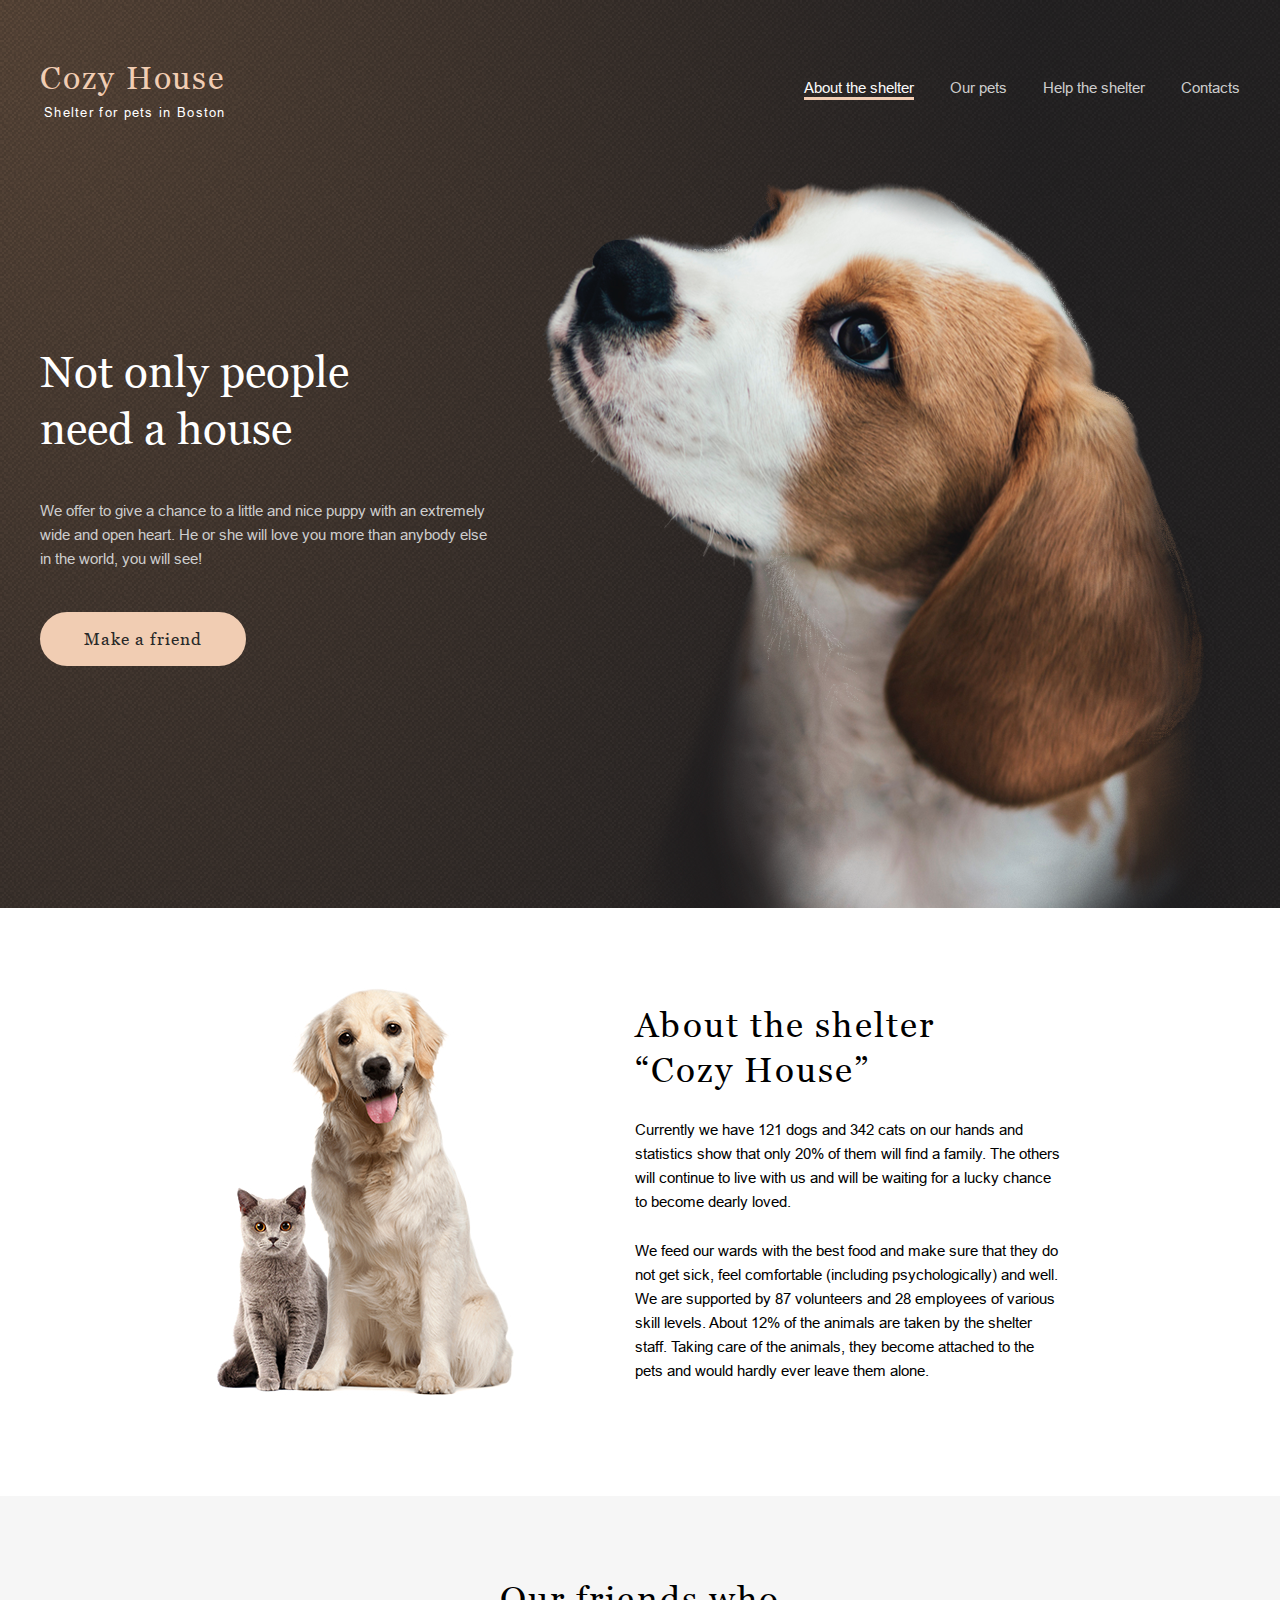
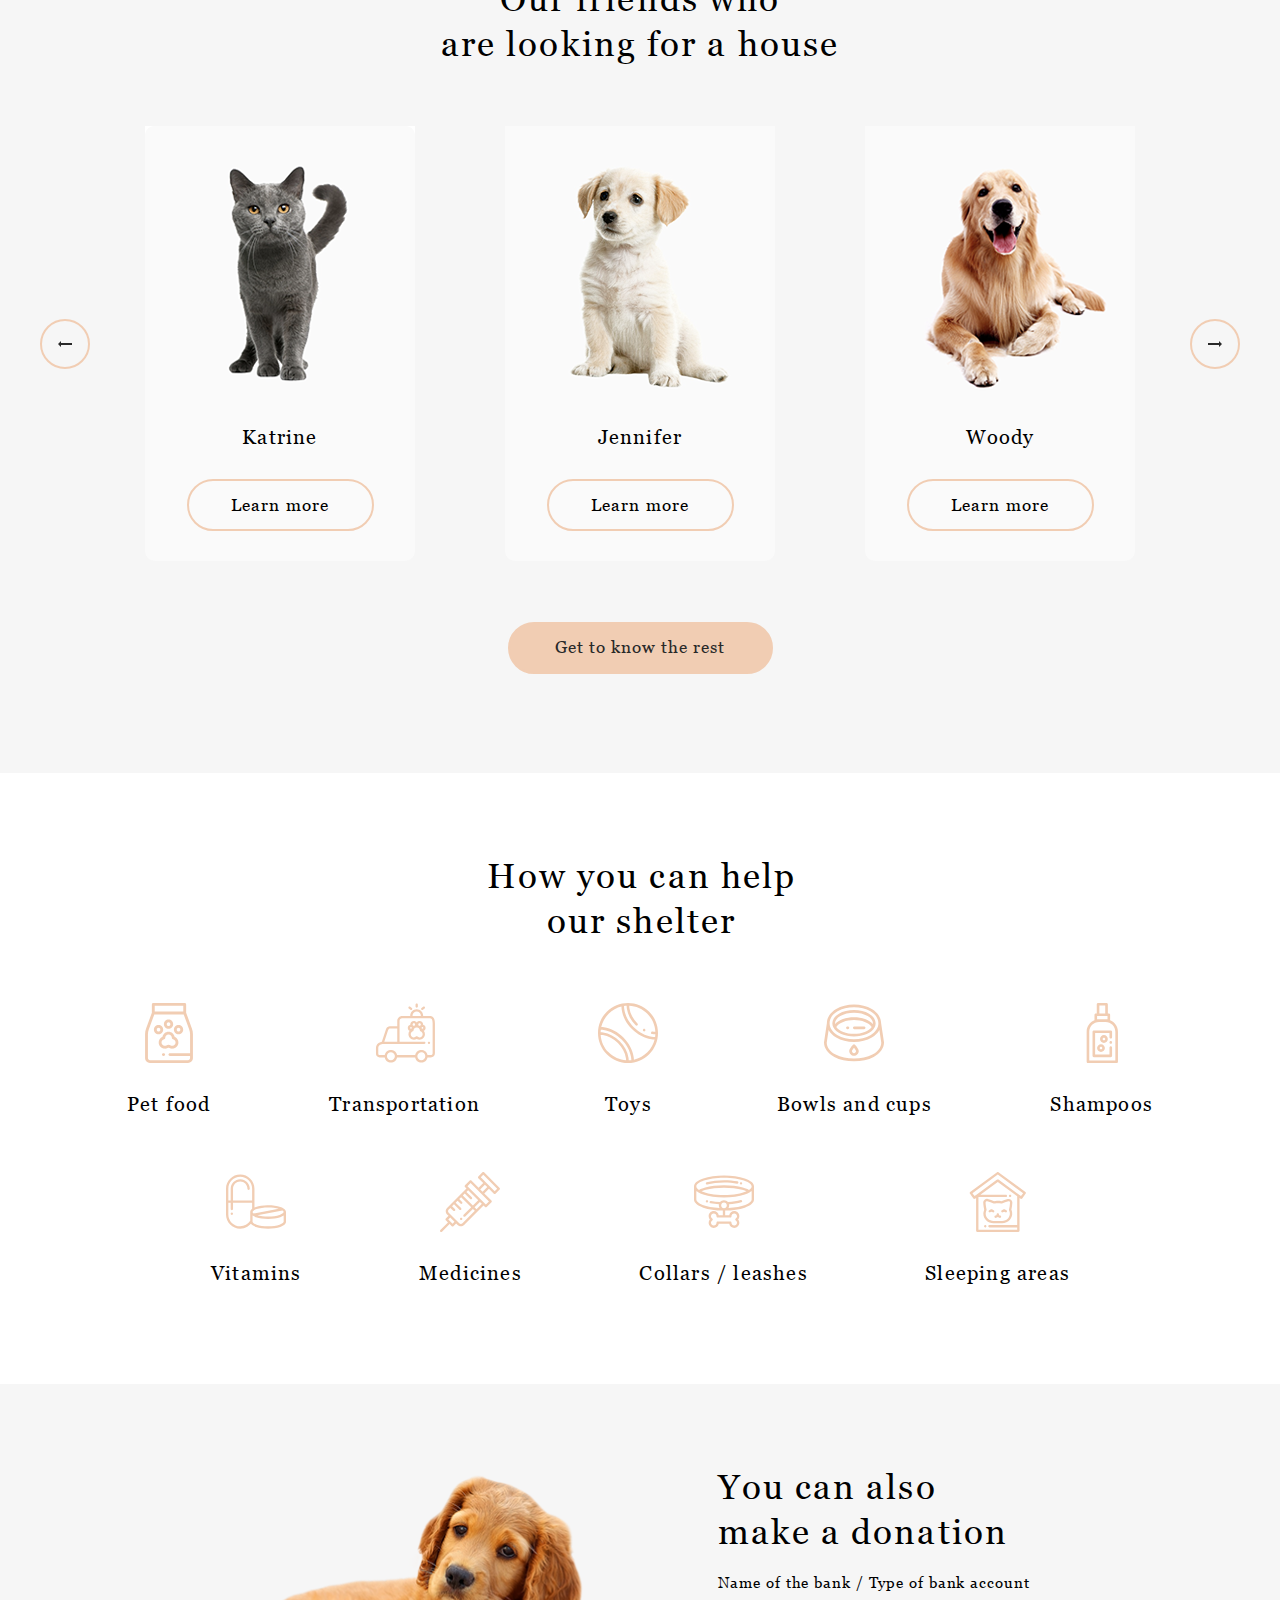
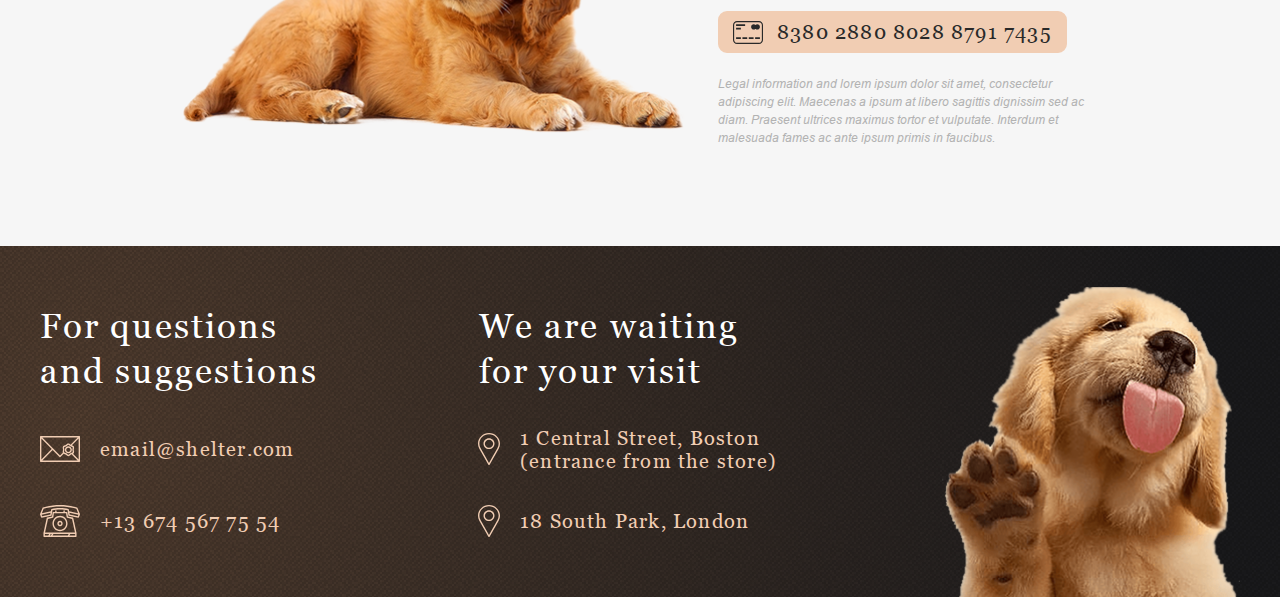
<file: shelter/pages/main/index.html>
<!DOCTYPE html>
<html lang="en">
<head>
  <meta charset="UTF-8">
  <meta http-equiv="X-UA-Compatible" content="IE=edge">
  <meta name="viewport" content="width=device-width, initial-scale=1.0">
  <link rel="stylesheet" href="normalize.css">
  <link rel="stylesheet" href="style.css">
  <title>Shelter</title>
</head>
<body>
  <section class="section section-nonly">
    <header class="main-header container">
      <div class="header-container">
        <a href="index.html" class="logo">
          <h1 class="title main-title">Cozy House</h1>
          <p class="main-subtitle">Shelter for pets in Boston</p>
        </a>
        <nav class="nav">
          <div class="nav-background"></div>
          <ul class="main-nav">
            <a href="index.html" class="logo-burger">
              <h1 class="logo-burger__title">Cozy House</h1>
              <p class="logo-burger__subtitle">Shelter for pets in Boston</p>
            </a>
            <li class="main-nav__item">
              <a class="item item-active" href="index.html">About the shelter</a>
            </li>
            <li class="main-nav__item">
              <a class="item" href="../pets/index.html">Our pets</a>
            </li>
            <li class="main-nav__item">
              <a class="item" href="#help">Help the shelter</a>
            </li>
            <li class="main-nav__item">
              <a class="item" href="#contatcs">Contacts</a>
            </li>
          </ul>
        </nav>
        <button class="nav-toggle" type="button" id="button">
          <span class="nav-toggle__item">Menu</span>
        </button>
      </div>
    </header>
    <div class="container">
      <div class="nonly-wrapper">
        <div class="nonly-left">
          <h2 class="title-nonly">Not only people need a house</h2>
          <p class="title-nonly__info">We offer to give a chance to a little and nice puppy with an extremely wide and open heart.
            He or she will love you more than anybody else in the world, you will see!</p>
          <a href="#our" class="btn">Make a friend</a>
        </div>
        <img class="puppy" src="../../assets/images/puppy.png" alt="Puppy">
      </div>
    </div>
  </section>
  <section class="section section-about">
    <div class="container about">
      <div class="about-container">
        <div class="about-container__left">
          <img src="../../assets/images/about-pets.jpg" alt="">
        </div>
        <div class="about-container__right">
          <h3 class="title">About the shelter &#8220;Cozy House&#8221;</h3>
          <p class="about-info">Currently we have 121 dogs and 342 cats on our hands and statistics show that only 20% of them will find a family.
            The others will continue to live with us and will be waiting for a lucky chance to become dearly loved.</p>
          <p class="about-info2">We feed our wards with the best food and make sure that they do not get sick, feel comfortable (including psychologically) and well.
            We are supported by 87 volunteers and 28 employees of various skill levels.
            About 12% of the animals are taken by the shelter staff.
            Taking care of the animals, they become attached to the pets and would hardly ever leave them alone.</p>
        </div>
      </div>
    </div>
  </section>
  <section class="section section-friends" id="our">
    <div class="container friends">
      <div class="friends-container">
        <h3 class="title title-our">Our friends who <br>are looking for a house</h3>
        <div class="slider">
            <div class="slider-wrapper">
            </div>
        </div>
        <div class="slider-controls">
          <button class="slider-btn slider-btn__left prev"></button>
          <button class="slider-btn slider-btn__right swiper-button-next"></button>
        </div>
        <a href="../pets/index.html" class="slider-rest btn">Get to know the rest</a>
      </div>
    </div>
  </section>
  <section class="section section-help" id="help">
    <div class="container">
      <h3 class="title title-help">How you can help<br>our shelter</h3>
      <div class="help-content">
        <div class="help-content__item">
          <img class="help-ico" src="../../assets/icons/pet-food.svg" alt="">
          <p class="item-name">Pet food</p>
        </div>
        <div class="help-content__item">
          <img class="help-ico" src="../../assets/icons/transportation.svg" alt="">
          <p class="item-name">Transportation</p>
        </div>
        <div class="help-content__item">
          <img class="help-ico" src="../../assets/icons/toys.svg" alt="">
          <p class="item-name">Toys</p>
        </div>
        <div class="help-content__item">
          <img class="help-ico" src="../../assets/icons/bowls-and-cups.svg" alt="">
          <p class="item-name">Bowls and cups</p>
        </div>
        <div class="help-content__item">
          <img class="help-ico" src="../../assets/icons/shampoos.svg" alt="">
          <p class="item-name">Shampoos</p>
        </div>
        <div class="help-content__item">
          <img class="help-ico" src="../../assets/icons/vitamins.svg" alt="">
          <p class="item-name">Vitamins</p>
        </div>
        <div class="help-content__item">
          <img class="help-ico" src="../../assets/icons/medicines.svg" alt="">
          <p class="item-name">Medicines</p>
        </div>
        <div class="help-content__item">
          <img class="help-ico" src="../../assets/icons/collars-or-leashes.svg" alt="">
          <p class="item-name">Collars / leashes</p>
        </div>
        <div class="help-content__item">
          <img class="help-ico" src="../../assets/icons/sleeping-area.svg" alt="">
          <p class="item-name">Sleeping areas</p>
        </div>
        </div>
      </div>
  </section>
  <section class="section section-donation">
    <div class="container donation">
      <div class="donation-wrapper">
        <img src="../../assets/images/donation-dog.png" alt="" class="donation-left">
        <div class="donation-right">
          <h3 class="title title-donation">You can also<br>make a donation</h3>
          <p class="bank-name">Name of the bank / Type of bank account</p>
          <a href="#" class="btn">8380 2880 8028 8791 7435</a>
          <p class="description">Legal information and lorem ipsum dolor sit amet, consectetur adipiscing elit.
            Maecenas a ipsum at libero sagittis dignissim sed ac diam.
            Praesent ultrices maximus tortor et vulputate. Interdum et malesuada fames ac ante ipsum primis in faucibus.
          </p>
        </div>
      </div>
    </div>
  </section>
  <footer class="footer" id="contatcs">
    <div class="container">
      <div class="contacts-info">
        <h3 class=" title footer-title">For questions and suggestions</h3>
        <a href="mailto:email@shelter.com" class="email">email@shelter.com</a>
        <a href="tel:+136745677554" class="phone">+13 674 567 75 54</a>
      </div>
      <div class="adress-info">
        <h3 class="title footer-title footer-title__adress">We are waiting for your visit</h3>
        <a href="https://www.google.ru/maps/place/1+Central+St,+Boston,+MA+02109,+%D0%A1%D0%A8%D0%90/@42.3585519,-71.056915,17z/data=!3m1!4b1!4m5!3m4!1s0x89e370868bc2ce7b:0x82fa7db94f5fea9e!8m2!3d42.3585519!4d-71.0547263" class="adress" target="_blank">1 Central Street, Boston (entrance from the store)</a>
        <a href="https://www.google.ru/maps/place/18+S+Hill+Park,+London+NW3+2SB,+%D0%92%D0%B5%D0%BB%D0%B8%D0%BA%D0%BE%D0%B1%D1%80%D0%B8%D1%82%D0%B0%D0%BD%D0%B8%D1%8F/@51.5561425,-0.1675393,17z/data=!3m1!4b1!4m5!3m4!1s0x48761a8ab0584f71:0xb1d22780124a7ee8!8m2!3d51.5561425!4d-0.1653506" class="adress adress2" target="_blank">18 South Park, London</a>
      </div>
      <img src="../../assets/images/footer-puppy.png" alt="">
    </div>
  </footer>
  <div class="modal" id="modal">
    <div class="modal-container">
    </div>
  </div>
<script src="main.js"></script>
</body>
</html>
</file>
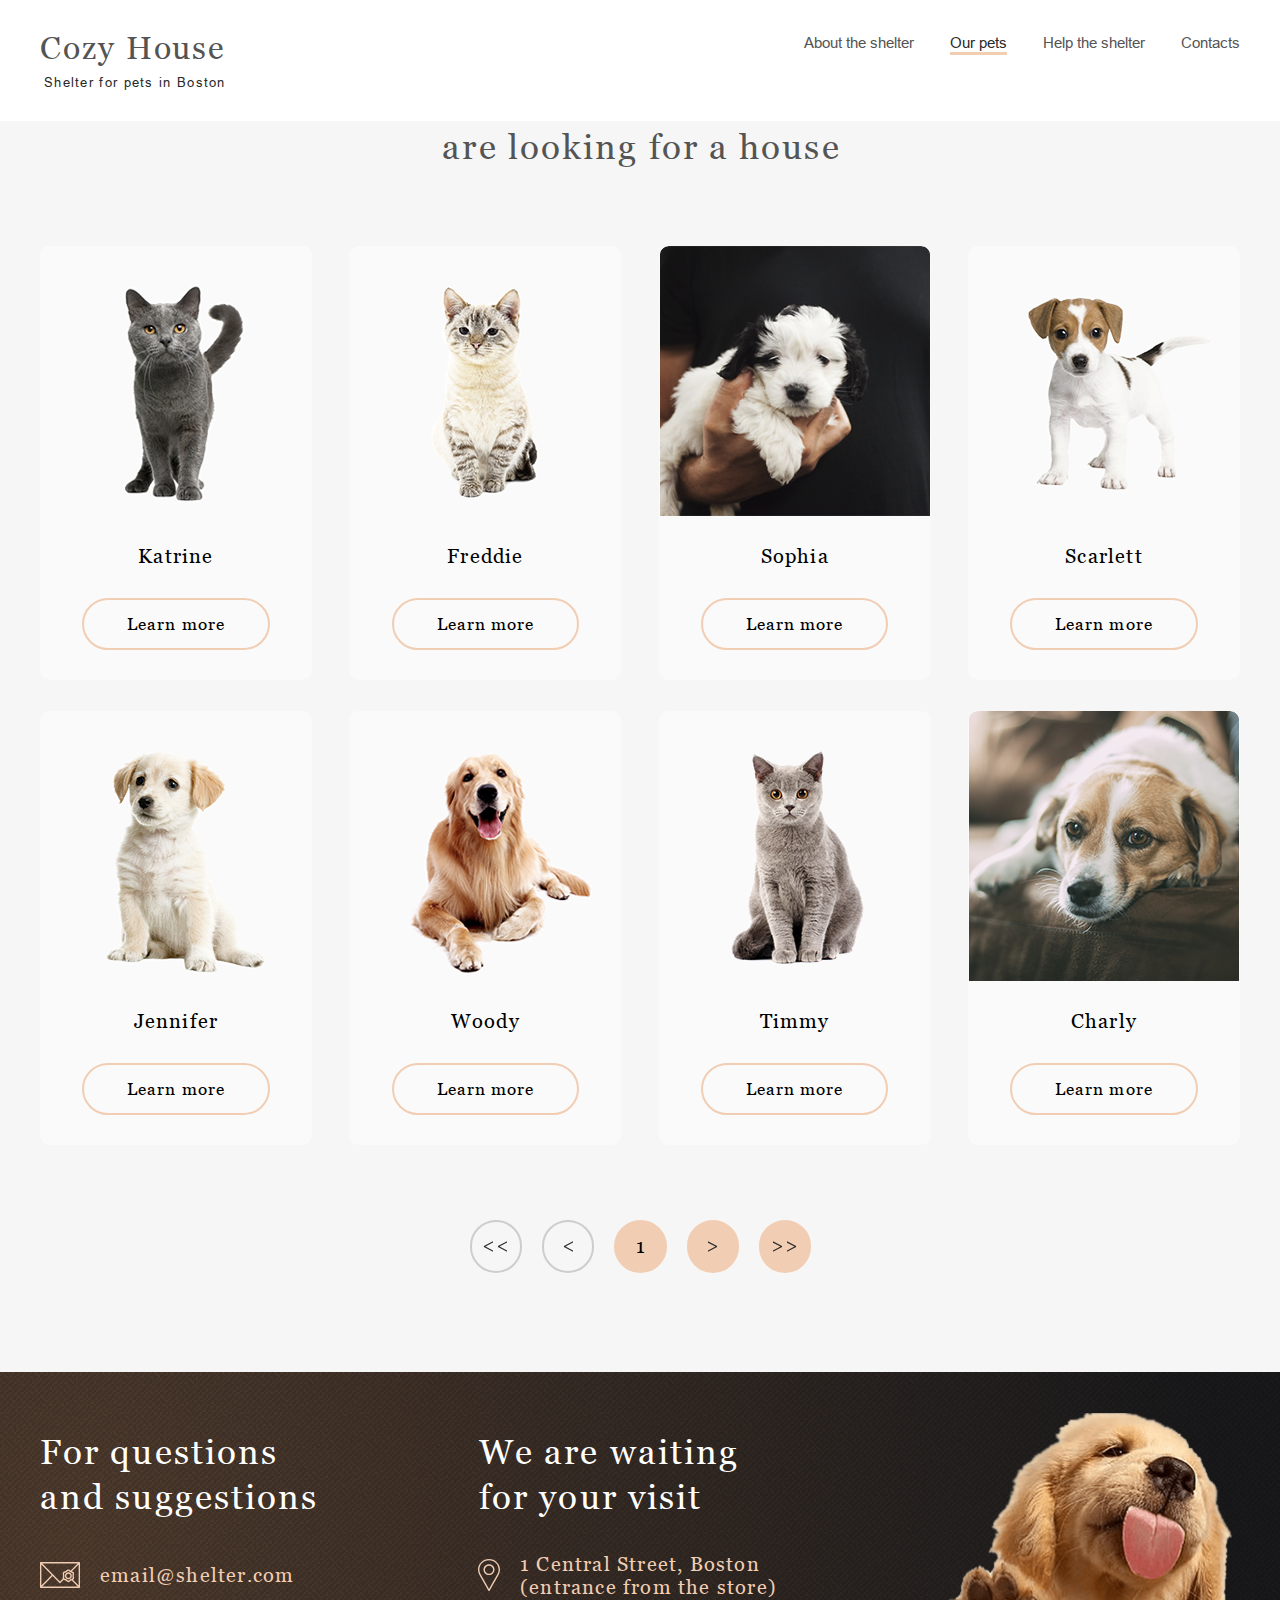
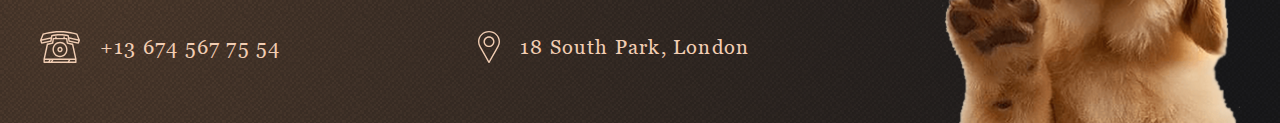
<file: shelter/pages/pets/index.html>
<!DOCTYPE html>
<html lang="en">
<head>
  <meta charset="UTF-8">
  <meta http-equiv="X-UA-Compatible" content="IE=edge">
  <meta name="viewport" content="width=device-width, initial-scale=1.0">
  <link rel="stylesheet" href="normalize.css">
  <link rel="stylesheet" href="style.css">
  <title>Shelter</title>
</head>
<body>
  <div class="content">
    <header class="pets-header">
      <div class="container">
        <a href="../main/index.html" class="logo">
          <h1 class="title title-pets">Cozy House</h1>
          <p class="pets-subtitle">Shelter for pets in Boston</p>
        </a>
        <nav class="nav">
          <div class="nav-background"></div>
          <ul class="pets-nav">
            <a href="../main/index.html" class="logo-burger">
              <h1 class="logo-burger__title">Cozy House</h1>
              <p class="logo-burger__subtitle">Shelter for pets in Boston</p>
            </a>
            <li class="pets-nav__item">
              <a class="item " href="../main/index.html">About the shelter</a>
            </li>
            <li class="pets-nav__item">
              <a class="item item-active" href="index.html">Our pets</a>
            </li>
            <li class="pets-nav__item">
              <a class="item" href="../main/index.html#help">Help the shelter</a>
            </li>
            <li class="pets-nav__item">
              <a class="item" href="#contatcs">Contacts</a>
            </li>
          </ul>
        </nav>
        <button class="nav-toggle" type="button" id="button">
          <span class="nav-toggle__item">Menu</span>
        </button>
      </div>
    </header>
    <main class="main-pets">
      <div class="container">
        <h2 class="title title-friends">Our friends who <br>are looking for a house</h2>
        <div class="slider">
        </div>
        <div class="slider-controls">
          <button class="slider-btn slider-btn__left"></button>
          <button class="slider-btn slider-btn__back"></button>
          <button class="counter slider-btn slider-btn__active">1</button>
          <button class="slider-btn slider-btn__next"></button>
          <button class="slider-btn slider-btn__right"></button>
        </div>
      </div>
    </main>
    <footer class="footer" id="contatcs">
      <div class="container">
        <div class="contacts-info">
          <h3 class=" title footer-title">For questions and suggestions</h3>
          <a href="mailto:email@shelter.com" class="email">email@shelter.com</a>
          <a href="tel:+136745677554" class="phone">+13 674 567 75 54</a>
        </div>
        <div class="adress-info">
          <h3 class="title footer-title footer-title__adress">We are waiting for your visit</h3>
          <a href="https://www.google.ru/maps/place/1+Central+St,+Boston,+MA+02109,+%D0%A1%D0%A8%D0%90/@42.3585519,-71.056915,17z/data=!3m1!4b1!4m5!3m4!1s0x89e370868bc2ce7b:0x82fa7db94f5fea9e!8m2!3d42.3585519!4d-71.0547263" class="adress" target="_blank">1 Central Street, Boston (entrance from the store)</a>
          <a href="https://www.google.ru/maps/place/18+S+Hill+Park,+London+NW3+2SB,+%D0%92%D0%B5%D0%BB%D0%B8%D0%BA%D0%BE%D0%B1%D1%80%D0%B8%D1%82%D0%B0%D0%BD%D0%B8%D1%8F/@51.5561425,-0.1675393,17z/data=!3m1!4b1!4m5!3m4!1s0x48761a8ab0584f71:0xb1d22780124a7ee8!8m2!3d51.5561425!4d-0.1653506" class="adress adress2" target="_blank">18 South Park, London</a>
        </div>
        <img src="../../assets/images/footer-puppy.png" alt="" width="300" height="310">
      </div>
    </footer>
  </div>
  <div class="modal" id="modal">
    <div class="modal-container">
    </div>
  </div>
  <script src="pets.js"></script>
</body>
</html>
</file>
<file: shelter/pages/main/style.css>
@import url(../../assets/fonts/Arial/stylesheet.css);
@import url(../../assets/fonts/Georgia/stylesheet.css);
@-webkit-keyframes transform {
  0% {
    -webkit-transform: scale(0);
            transform: scale(0);
  }
  50% {
    -webkit-transform: scale(1.2);
            transform: scale(1.2);
  }
  100% {
    -webkit-transform: scale(1);
            transform: scale(1);
  }
}
@keyframes transform {
  0% {
    -webkit-transform: scale(0);
            transform: scale(0);
  }
  50% {
    -webkit-transform: scale(1.2);
            transform: scale(1.2);
  }
  100% {
    -webkit-transform: scale(1);
            transform: scale(1);
  }
}

* {
  margin: 0;
  padding: 0;
}

html {
  scroll-behavior: smooth;
}

body {
  background-color: #E5E5E5;
  font-family: Georgia;
  font-size: 15px;
  font-weight: 400;
}

.off-scroll {
  overflow: hidden;
}

a {
  text-decoration: none;
  color: #292929;
}

a :hover {
  cursor: pointer;
}

.container {
  margin: 0 auto;
  max-width: 1280px;
}

.title {
  font-family: Georgia;
  font-size: 35px;
  font-weight: 400;
  line-height: 45px;
  letter-spacing: 0.06em;
  margin: 0px;
}

.btn {
  display: inline-block;
  font-size: 17px;
  line-height: 22px;
  letter-spacing: 0.06em;
  background-color: #F1CDB3;
  border: 2px solid #F1CDB3;
  border-radius: 100px;
  text-align: center;
  width: 207px;
  height: 52px;
}

.btn:hover {
  background-color: #FDDCC4;
}

.section-nonly {
  background: url(../../assets/images/noise_transparent@2x.png), radial-gradient(100% 215.42% at 0% 0%, #5B483A 0%, #262425 80%), #211F20;
  overflow: hidden;
}

.section-nonly .main-header .header-container {
  position: relative;
  display: -webkit-box;
  display: -ms-flexbox;
  display: flex;
  -webkit-box-pack: justify;
      -ms-flex-pack: justify;
          justify-content: space-between;
  -webkit-box-align: center;
      -ms-flex-align: center;
          align-items: center;
  min-height: 180px;
  padding: 0 40px;
}

.section-nonly .main-header .header-container .logo-open {
  display: none;
}

.section-nonly .main-header .header-container .main-title {
  position: relative;
  font-size: 2.14em;
  margin-bottom: 9px;
  line-height: 35px;
  color: #F1CDB3;
  z-index: 10;
}

.section-nonly .main-header .header-container .main-subtitle {
  position: relative;
  font-size: 13px;
  font-family: Arial;
  margin: 0;
  line-height: 15px;
  letter-spacing: 0.1em;
  padding-left: 4px;
  color: #ffffff;
  z-index: 10;
}

.section-nonly .main-header .header-container .main-nav {
  display: -webkit-box;
  display: -ms-flexbox;
  display: flex;
  -webkit-box-pack: justify;
      -ms-flex-pack: justify;
          justify-content: space-between;
  list-style: none;
}

.section-nonly .main-header .header-container .main-nav .logo-burger {
  display: none;
}

.section-nonly .main-header .header-container .main-nav__item {
  margin-right: 36px;
  margin-top: -5px;
}

.section-nonly .main-header .header-container .main-nav :last-child {
  margin-right: 0;
}

.section-nonly .main-header .header-container .main-nav .item {
  font-family: Arial;
  text-decoration: none;
  color: #CDCDCD;
}

.section-nonly .main-header .header-container .main-nav .item:hover {
  color: #ffffff;
}

.section-nonly .main-header .header-container .main-nav .item-active {
  color: #FAFAFA;
  -webkit-text-decoration: underline #F1CDB3 3px;
          text-decoration: underline #F1CDB3 3px;
  text-underline-offset: 4px;
}

.section-nonly .main-header .header-container .nav-toggle {
  display: none;
}

.section-nonly .nonly-wrapper {
  display: -webkit-box;
  display: -ms-flexbox;
  display: flex;
  -webkit-box-pack: justify;
      -ms-flex-pack: justify;
          justify-content: space-between;
  -webkit-box-align: center;
      -ms-flex-align: center;
          align-items: center;
  max-height: 728px;
  padding: 0 40px;
}

.section-nonly .nonly-wrapper .nonly-left {
  display: -webkit-box;
  display: -ms-flexbox;
  display: flex;
  -webkit-box-orient: vertical;
  -webkit-box-direction: normal;
      -ms-flex-direction: column;
          flex-direction: column;
  -webkit-box-pack: justify;
      -ms-flex-pack: justify;
          justify-content: space-between;
  color: #ffffff;
  max-width: 460px;
  min-height: 322px;
  margin-bottom: 79px;
}

.section-nonly .nonly-wrapper .nonly-left .btn {
  width: 202px;
  height: 36px;
  padding-top: 14px;
}

.section-nonly .nonly-wrapper .nonly-left .title-nonly {
  font-size: 44px;
  font-weight: 400;
  line-height: 57px;
  width: 310px;
  height: 114px;
}

.section-nonly .nonly-wrapper .nonly-left .title-nonly__info {
  font-family: Arial;
  font-size: 15px;
  line-height: 24px;
  color: #CDCDCD;
}

.section-nonly .nonly-wrapper .puppy {
  width: 58.2%;
  height: 100%;
}

.section-about {
  background-color: #ffffff;
}

.section-about .about {
  min-height: 588px;
}

.section-about .about-container {
  display: -webkit-box;
  display: -ms-flexbox;
  display: flex;
  -webkit-box-pack: space-evenly;
      -ms-flex-pack: space-evenly;
          justify-content: space-evenly;
  background-color: #ffffff;
  padding: 80px 40px 0;
  max-width: 1200px;
}

.section-about .about-container__left {
  max-width: 300px;
  max-height: 408px;
  margin-left: 54px;
}

.section-about .about-container__right {
  max-width: 430px;
  display: -webkit-box;
  display: -ms-flexbox;
  display: flex;
  -webkit-box-orient: vertical;
  -webkit-box-direction: normal;
      -ms-flex-direction: column;
          flex-direction: column;
  margin-right: 54px;
  margin-top: 15px;
}

.section-about .about-container__right .title {
  max-width: 370px;
  margin-bottom: 25px;
}

.section-about .about-container__right .about-info {
  font-family: Arial;
  line-height: 24px;
  margin-bottom: 25px;
}

.section-about .about-container__right .about-info2 {
  font-family: Arial;
  line-height: 24px;
}

.section-friends {
  background-color: #F6F6F6;
}

.section-friends .friends {
  min-height: 877px;
  padding: 0 40px;
  max-width: 1200px;
}

.section-friends .friends-container {
  position: relative;
  display: -webkit-box;
  display: -ms-flexbox;
  display: flex;
  -webkit-box-orient: vertical;
  -webkit-box-direction: normal;
      -ms-flex-direction: column;
          flex-direction: column;
  -webkit-box-pack: justify;
      -ms-flex-pack: justify;
          justify-content: space-between;
  -webkit-box-align: center;
      -ms-flex-align: center;
          align-items: center;
  padding-top: 81px;
  min-height: 697px;
  height: 100%;
}

.section-friends .friends-container .title-our {
  width: 400px;
  text-align: center;
}

.section-friends .friends-container .slider {
  display: -webkit-box;
  display: -ms-flexbox;
  display: flex;
  -webkit-box-pack: justify;
      -ms-flex-pack: justify;
          justify-content: space-between;
  max-width: 1200px;
  width: 100%;
  min-height: 435px;
  height: 100%;
  padding-top: 28px;
  overflow: hidden;
}

.section-friends .friends-container .slider-wrapper {
  max-width: 990px;
  min-height: 435px;
  width: 100%;
  margin: 0 auto;
  display: -webkit-box;
  display: -ms-flexbox;
  display: flex;
  -webkit-box-pack: justify;
      -ms-flex-pack: justify;
          justify-content: space-between;
}

.section-friends .friends-container .slider-slide {
  background-color: #FAFAFA;
  display: -webkit-box;
  display: -ms-flexbox;
  display: flex;
  -webkit-box-align: center;
      -ms-flex-align: center;
          align-items: center;
  -webkit-box-orient: vertical;
  -webkit-box-direction: normal;
      -ms-flex-direction: column;
          flex-direction: column;
  border-radius: 10px;
  max-width: 270px;
  min-height: 435px;
  -webkit-transition: all 1s ease-out;
  transition: all 1s ease-out;
  -webkit-animation: transform 1.5s ease-out;
          animation: transform 1.5s ease-out;
}

.section-friends .friends-container .slider-slide .btn {
  cursor: pointer;
}

.section-friends .friends-container .slider-slide:hover {
  background-color: #ffffff;
  -webkit-box-shadow: 0px 2px 35px 14px rgba(13, 13, 13, 0.04);
          box-shadow: 0px 2px 35px 14px rgba(13, 13, 13, 0.04);
  cursor: pointer;
}

.section-friends .friends-container .slider-slide:hover .btn {
  background-color: #F1CDB3;
}

.section-friends .friends-container .slider-slide .slide-item {
  width: 270px;
}

.section-friends .friends-container .slider-slide .slide-name {
  font-size: 20px;
  line-height: 23px;
  text-align: center;
  letter-spacing: 0.06em;
  padding: 30px 0 30px 0;
  width: 100%;
}

.section-friends .friends-container .slider-slide .btn {
  border: 2px solid #F1CDB3;
  background-color: #FAFAFA;
  width: 187px;
}

.section-friends .friends-container .slider-btn {
  position: absolute;
  border: 2px solid #F1CDB3;
  border-radius: 100px;
  background: url(../../assets/icons/Arrow.svg) no-repeat transparent 50%;
  -ms-flex-item-align: center;
      -ms-grid-row-align: center;
      align-self: center;
  padding: 23px 23px;
}

.section-friends .friends-container .slider-btn:hover {
  background-color: #FDDCC4;
  cursor: pointer;
}

.section-friends .friends-container .slider-btn__left {
  left: 0;
  top: 54.4%;
}

.section-friends .friends-container .slider-btn__right {
  -webkit-transform: rotate(180deg);
          transform: rotate(180deg);
  right: 0;
  top: 54.4%;
}

.section-friends .friends-container .slider-rest {
  width: 261px;
  height: 36px;
  padding-top: 12px;
}

.section-help {
  background-color: #ffffff;
}

.section-help .container .title-help {
  text-align: center;
  padding: 81px 0 0 3px;
  margin-bottom: 59px;
}

.section-help .container .help-content {
  display: -webkit-box;
  display: -ms-flexbox;
  display: flex;
  -webkit-box-pack: justify;
      -ms-flex-pack: justify;
          justify-content: space-between;
  -ms-flex-wrap: wrap;
      flex-wrap: wrap;
  font-size: 20px;
  line-height: 23px;
  letter-spacing: 0.06em;
  padding: 0 127px 43px 127px;
}

.section-help .container .help-content :nth-child(5) {
  margin-right: 0;
}

.section-help .container .help-content :nth-child(6) {
  margin-left: 84px;
}

.section-help .container .help-content :nth-child(9) {
  margin-right: 83px;
}

.section-help .container .help-content .item-name {
  margin: 0;
}

.section-help .container .help-content__item {
  display: -webkit-box;
  display: -ms-flexbox;
  display: flex;
  -webkit-box-orient: vertical;
  -webkit-box-direction: normal;
      -ms-flex-direction: column;
          flex-direction: column;
  -webkit-box-align: center;
      -ms-flex-align: center;
          align-items: center;
  height: 113px;
  -ms-flex-item-align: center;
      align-self: center;
  margin-right: 78px;
  margin-bottom: 56px;
}

.section-help .container .help-content .help-ico {
  margin-bottom: 30px;
  height: 60px;
  width: 60px;
}

.section-donation {
  background-color: #F6F6F6;
}

.section-donation .donation {
  min-height: 462px;
}

.section-donation .donation .donation-wrapper {
  display: -webkit-box;
  display: -ms-flexbox;
  display: flex;
  -webkit-box-pack: justify;
      -ms-flex-pack: justify;
          justify-content: space-between;
  padding-top: 90px;
  max-width: 915px;
  margin: 0 auto;
}

.section-donation .donation .donation-wrapper .donation-right {
  margin-left: 30px;
  max-width: 380px;
}

.section-donation .donation .donation-wrapper .donation-right .title-donation {
  margin: -9px 0 19px 0;
}

.section-donation .donation .donation-wrapper .donation-right .btn {
  border-radius: 9px;
  width: 300px;
  height: 30px;
  font-size: 20px;
  line-height: 23px;
  letter-spacing: 0.06em;
  position: relative;
  margin-bottom: 22px;
  padding: 8px 0 0 45px;
}

.section-donation .donation .donation-wrapper .donation-right .btn::before {
  position: absolute;
  left: 13px;
  content: '';
  width: 30px;
  height: 23px;
  background-image: url(../../assets/icons/credit-card.svg);
}

.section-donation .donation .donation-wrapper .donation-right .bank-name {
  line-height: 17px;
  letter-spacing: 0.06em;
  margin-bottom: 20px;
}

.section-donation .donation .donation-wrapper .donation-right .description {
  font-family: Arial;
  font-style: italic;
  font-size: 12px;
  line-height: 18px;
  color: #B2B2B2;
  letter-spacing: normal;
}

.section-donation .donation .donation-wrapper .donation-left {
  width: 55%;
  height: 93%;
}

.footer {
  background: url(../../assets/images/noise_transparent@2x.png), radial-gradient(110.67% 538.64% at 5.73% 50%, #513D2F 0%, #1A1A1C 80%), #211F20;
}

.footer .container {
  display: -webkit-box;
  display: -ms-flexbox;
  display: flex;
  -webkit-box-pack: justify;
      -ms-flex-pack: justify;
          justify-content: space-between;
  -ms-flex-wrap: wrap;
      flex-wrap: wrap;
  padding-top: 41px;
  color: #ffffff;
}

.footer .container .footer-title {
  margin: 17px 0;
  margin-bottom: 44px;
  width: 280px;
}

.footer .container .footer-title__adress {
  margin-bottom: 33px;
}

.footer .container a {
  position: relative;
  display: inline-block;
  color: #F1CDB3;
  font-size: 20px;
  line-height: 23px;
  letter-spacing: 0.06em;
}

.footer .container a:hover {
  color: #ffffff;
}

.footer .container .contacts-info {
  width: 279px;
  margin-left: 40px;
}

.footer .container .contacts-info .email {
  padding-left: 60px;
  margin-bottom: 49px;
}

.footer .container .contacts-info .email::before {
  position: absolute;
  left: 0;
  top: -5px;
  content: "";
  width: 40px;
  height: 32px;
  background: url(../../assets/icons/icon-email.svg);
}

.footer .container .contacts-info .phone {
  padding-left: 60px;
}

.footer .container .contacts-info .phone::before {
  position: absolute;
  left: 0;
  top: -5px;
  content: "";
  width: 40px;
  height: 32px;
  background: url(../../assets/icons/icon-phone.svg);
}

.footer .container .adress-info {
  width: 302px;
}

.footer .container .adress-info .adress {
  padding-left: 41px;
  margin-bottom: 37px;
}

.footer .container .adress-info .adress::before {
  position: absolute;
  left: -1px;
  top: 6px;
  content: "";
  width: 22px;
  height: 32px;
  background: url(../../assets/icons/icon-marker.svg);
}

.footer .container .adress-info .adress2::before {
  top: -5px;
}

.footer .container img {
  margin-right: 39px;
  max-width: 300px;
  max-height: 310px;
  -ms-flex-item-align: end;
      align-self: flex-end;
}

@media (max-width: 1000px) {
  .section-donation .donation .donation-wrapper .donation-right .btn {
    font-size: 15px;
    width: 235px;
  }
  .footer .container {
    -ms-flex-pack: distribute;
        justify-content: space-around;
  }
  .modal-container {
    width: 630px;
  }
  .modal-img {
    width: 350px;
    height: auto;
  }
  .modal-about {
    height: 350px;
    width: 261px;
    padding: 10px 9px 0 0;
  }
  .modal-subtitle {
    margin-bottom: 21px;
  }
  .modal-description {
    font-size: 13px;
    line-height: 14px;
    margin-bottom: 18px;
  }
  .modal-info li {
    margin-bottom: 6px;
  }
}

@media (max-width: 768px) {
  .section-nonly .main-header .header-container {
    min-height: 120px;
    padding: 0 30px;
  }
  .section-nonly .nonly-wrapper {
    -webkit-box-orient: vertical;
    -webkit-box-direction: normal;
        -ms-flex-direction: column;
            flex-direction: column;
    -webkit-box-align: center;
        -ms-flex-align: center;
            align-items: center;
    min-height: 1045px;
    padding: 0 30px;
  }
  .section-nonly .nonly-wrapper .nonly-left {
    margin: 31px 0 100px 0;
  }
  .section-nonly .nonly-wrapper .nonly-left .title-nonly {
    margin: 0 0 41px 0;
  }
  .section-nonly .nonly-wrapper .nonly-left .title-nonly__info {
    margin: 0;
    padding-bottom: 42px;
  }
  .section-nonly .nonly-wrapper .nonly-left .btn {
    -ms-flex-item-align: center;
        -ms-grid-row-align: center;
        align-self: center;
  }
  .section-nonly .nonly-wrapper .puppy {
    width: 569px;
    height: 593px;
    -ms-flex-item-align: end;
        align-self: flex-end;
  }
  .section-about .about-container {
    -webkit-box-orient: vertical;
    -webkit-box-direction: reverse;
        -ms-flex-direction: column-reverse;
            flex-direction: column-reverse;
    padding-bottom: 100px;
  }
  .section-about .about-container__right {
    margin: 0;
    -ms-flex-item-align: center;
        -ms-grid-row-align: center;
        align-self: center;
  }
  .section-about .about-container__right :last-child {
    padding-bottom: 0;
  }
  .section-about .about-container__left {
    -ms-flex-item-align: center;
        -ms-grid-row-align: center;
        align-self: center;
    padding: 80px 0 0 0;
    margin-left: 0;
  }
  .section-friends .friends {
    padding: 0 30px;
  }
  .section-friends .friends-container .slider-wrapper {
    -webkit-box-pack: justify;
        -ms-flex-pack: justify;
            justify-content: space-between;
    max-width: 580px;
  }
  .section-help .container .help-content {
    display: -ms-grid;
    display: grid;
    -ms-grid-rows: 113px 113px 113px;
        grid-template-rows: 113px 113px 113px;
    -ms-grid-columns: 170px 170px 170px;
        grid-template-columns: 170px 170px 170px;
    gap: 55px 60px;
    padding: 0 70px 99px;
  }
  .section-help .container .help-content :nth-child(6) {
    margin: 0;
  }
  .section-help .container .help-content :nth-child(9) {
    margin: 0;
  }
  .section-help .container .help-content__item {
    margin: 0;
  }
  .section-donation .donation .donation-wrapper {
    -webkit-box-orient: vertical;
    -webkit-box-direction: reverse;
        -ms-flex-direction: column-reverse;
            flex-direction: column-reverse;
    -webkit-box-align: center;
        -ms-flex-align: center;
            align-items: center;
    min-height: 593px;
    padding-bottom: 101px;
    text-align: center;
  }
  .section-donation .donation .donation-wrapper .donation-right {
    margin: 0;
  }
  .section-donation .donation .donation-wrapper .donation-right .btn {
    width: 300px;
    font-size: 20px;
  }
  .section-donation .donation .donation-wrapper .donation-left {
    width: 505px;
    height: 261px;
  }
  .footer .container {
    -ms-flex-wrap: wrap;
        flex-wrap: wrap;
    padding: 14px 30px 0;
  }
  .footer .container .contacts-info {
    margin-left: 0;
  }
  .footer .container .adress-info {
    margin-bottom: 32px;
  }
  .footer .container img {
    margin-right: 0;
  }
}

.modal {
  display: none;
  width: 100%;
  height: 100%;
  background-color: rgba(41, 41, 41, 0.6);
  position: fixed;
  top: 0;
  left: 0;
  z-index: 50;
  overflow-y: auto;
  cursor: pointer;
}

.modal-show {
  display: block;
}

.modal:hover .modal-close {
  -webkit-transform: scale(1.5);
          transform: scale(1.5);
  background-color: #F1CDB3;
  -webkit-transition: all 1s ease;
  transition: all 1s ease;
}

.modal-container {
  position: absolute;
  display: -webkit-box;
  display: -ms-flexbox;
  display: flex;
  -webkit-box-pack: justify;
      -ms-flex-pack: justify;
          justify-content: space-between;
  width: 900px;
  left: 50%;
  top: 50%;
  margin: 0 auto;
  background-color: #ffffff;
  -webkit-box-shadow: 0px 2px 35px 14px rgba(13, 13, 13, 0.04);
          box-shadow: 0px 2px 35px 14px rgba(13, 13, 13, 0.04);
  border-radius: 9px;
  -webkit-transform: translate(-50%, -50%);
          transform: translate(-50%, -50%);
  cursor: default;
}

.modal-container:hover .modal-close {
  -webkit-transform: scale(1);
          transform: scale(1);
  background-color: transparent;
}

.modal-container .modal-close:hover {
  -webkit-transform: scale(1.5);
          transform: scale(1.5);
  background-color: #F1CDB3;
  -webkit-transition: all 1s ease;
  transition: all 1s ease;
}

.modal-img {
  width: 500px;
  height: 500px;
  border-radius: 9px;
}

.modal-about {
  height: 362px;
  max-width: 351px;
  padding: 50px 18px 0 0;
  height: auto;
}

.modal-title {
  margin-bottom: 10px;
}

.modal-subtitle {
  font-size: 20px;
  line-height: 23px;
  margin-bottom: 40px;
  font-weight: 400;
}

.modal-description {
  line-height: 17px;
  letter-spacing: 0.06em;
  margin-bottom: 40px;
}

.modal-info {
  line-height: 17px;
  list-style: none;
  margin-left: 15px;
  letter-spacing: 0.06em;
}

.modal-info li {
  position: relative;
  margin-right: 4px;
  margin-bottom: 11px;
}

.modal-info li::before {
  content: "";
  position: absolute;
  left: -14px;
  top: 6px;
  display: block;
  width: 4px;
  height: 4px;
  background-color: #F1CDB3;
  border-radius: 50%;
}

.modal-info li span {
  font-weight: 700;
}

.modal-close {
  position: absolute;
  right: -43px;
  top: -52px;
  width: 52px;
  height: 52px;
  background-color: transparent;
  background-image: url(../../assets/icons/close.svg);
  background-repeat: no-repeat;
  background-position: center;
  border: 2px solid #F1CDB3;
  border-radius: 100px;
  cursor: pointer;
}

@media (max-width: 767px) {
  .section-nonly .main-header .header-container .logo .open {
    display: none;
  }
  .section-nonly .main-header .header-container .nav {
    position: absolute;
    top: 0;
    right: -360px;
    width: 346px;
    height: 823px;
    -webkit-transition: all 1s ease;
    transition: all 1s ease;
  }
  .section-nonly .main-header .header-container .nav .main-nav {
    position: relative;
    display: -webkit-box;
    display: -ms-flexbox;
    display: flex;
    -webkit-box-align: center;
        -ms-flex-align: center;
            align-items: center;
    -webkit-box-orient: vertical;
    -webkit-box-direction: normal;
        -ms-flex-direction: column;
            flex-direction: column;
    row-gap: 41px;
    padding: 250px 26px 213px 0;
    font-size: 32px;
    line-height: 51px;
    -webkit-transition: all 1s ease;
    transition: all 1s ease;
    z-index: 2;
    background-color: #292929;
  }
  .section-nonly .main-header .header-container .nav .main-nav__item {
    margin: 0;
  }
  .section-nonly .main-header .header-container .nav .main-nav .item-active {
    text-underline-offset: 10px;
  }
  .section-nonly .main-header .header-container .nav .logo-burger {
    position: absolute;
    top: 24px;
    left: 9px;
    display: -webkit-box;
    display: -ms-flexbox;
    display: flex;
    -webkit-box-orient: vertical;
    -webkit-box-direction: normal;
        -ms-flex-direction: column;
            flex-direction: column;
    -webkit-box-pack: justify;
        -ms-flex-pack: justify;
            justify-content: space-between;
    min-width: 184px;
    min-height: 60px;
    cursor: pointer;
  }
  .section-nonly .main-header .header-container .nav .logo-burger__title {
    font-size: 32px;
    font-weight: 400;
    color: #F1CDB3;
    letter-spacing: 2px;
    margin: 0;
  }
  .section-nonly .main-header .header-container .nav .logo-burger__subtitle {
    margin-top: -18px;
    margin-left: 4px;
    font-family: 'Arial';
    font-style: normal;
    font-weight: 400;
    font-size: 13px;
    color: #ffffff;
    letter-spacing: 1.3px;
  }
  .section-nonly .main-header .header-container .nav-background__open {
    position: fixed;
    top: 0;
    right: 0;
    bottom: 0;
    left: 0;
    background-color: rgba(0, 0, 0, 0.5);
    z-index: 2;
    -webkit-transition: 0.5s;
    transition: 0.5s;
  }
  .section-nonly .main-header .header-container .nav-active {
    right: -27px;
  }
  .section-nonly .main-header .header-container .nav-toggle {
    position: absolute;
    top: 48px;
    right: 55px;
    display: block;
    width: 30px;
    height: 22px;
    font-size: 0;
    border: none;
    background: none;
    padding: 0;
    -webkit-transition: 1s ease-out;
    transition: 1s ease-out;
    z-index: 3;
  }
  .section-nonly .main-header .header-container .nav-toggle__active {
    -webkit-transform: rotate(90deg);
            transform: rotate(90deg);
    -webkit-transition: 1s ease-in;
    transition: 1s ease-in;
  }
  .section-nonly .main-header .header-container .nav-toggle__item {
    display: block;
    position: absolute;
    top: 9px;
    width: 100%;
    height: 2px;
    background-color: #F1CDB3;
  }
  .section-nonly .main-header .header-container .nav-toggle__item::before {
    position: absolute;
    top: -10px;
    left: 0;
    width: 100%;
    height: 2px;
    content: "";
    background-color: #F1CDB3;
  }
  .section-nonly .main-header .header-container .nav-toggle__item::after {
    position: absolute;
    top: 10px;
    left: 0;
    width: 100%;
    height: 2px;
    content: "";
    background-color: #F1CDB3;
  }
  .section-friends .friends-container .slider-wrapper {
    -webkit-box-pack: center;
        -ms-flex-pack: center;
            justify-content: center;
  }
  .modal-container {
    max-width: 240px;
  }
  .modal-img {
    display: none;
  }
  .modal-about {
    padding: 0;
    text-align: center;
    padding: 11px 10px 0 10px;
    width: 240px;
  }
  .modal-description {
    text-align: justify;
    margin-bottom: 22px;
  }
  .modal-info {
    text-align: left;
    margin-left: 14px;
  }
  .modal__close {
    right: -30px;
  }
}

@media (max-width: 730px) {
  .section-nonly .nonly-wrapper {
    max-height: none;
    min-height: 740px;
  }
  .section-nonly .nonly-wrapper .puppy {
    width: 85%;
    height: 85%;
  }
  .section-help .container .help-content {
    -ms-grid-columns: 130px 130px 130px;
        grid-template-columns: 130px 130px 130px;
    -ms-grid-rows: 87px 87px 87px 87px 87px;
        grid-template-rows: 87px 87px 87px 87px 87px;
    gap: 30px 29px;
    font-size: 15px;
    line-height: 17px;
    padding: 0 15px 28px;
  }
  .section-help .container .help-content .help-ico {
    width: 50px;
    height: 50px;
    margin-bottom: 20px;
  }
}

@media (max-width: 550px) {
  .section-donation .donation .donation-wrapper {
    min-height: 500.2px;
  }
  .section-donation .donation .donation-wrapper .donation-left {
    width: 260px;
    height: 135.2px;
  }
  .section-donation .donation .donation-wrapper .donation-right .btn {
    width: 250px;
    font-size: 15px;
  }
  .section-help .container .help-content {
    -ms-grid-columns: 130px 130px;
        grid-template-columns: 130px 130px;
    -ms-grid-rows: 87px 87px 87px 87px 87px;
        grid-template-rows: 87px 87px 87px 87px 87px;
    gap: 30px 29px;
    font-size: 15px;
    line-height: 17px;
    padding: 0 15px 28px;
  }
  .section-help .container .help-content .help-ico {
    width: 50px;
    height: 50px;
    margin-bottom: 20px;
  }
  .section-friends .friends-container .title-our {
    font-size: 25px;
    line-height: 32px;
    margin-bottom: 42px;
    width: 300px;
  }
  .section-friends .friends-container .slider {
    position: relative;
    -webkit-box-orient: vertical;
    -webkit-box-direction: normal;
        -ms-flex-direction: column;
            flex-direction: column;
    margin-bottom: 114px;
    padding: 0 25px;
    width: -webkit-fit-content;
    width: -moz-fit-content;
    width: fit-content;
  }
  .section-friends .friends-container .slider-wrapper {
    overflow: hidden;
  }
  .section-friends .friends-container .slider-btn__left {
    position: absolute;
    top: 77.5%;
    left: 137px;
  }
  .section-friends .friends-container .slider-btn__right {
    position: absolute;
    top: 77.5%;
    right: 137px;
  }
  .section-friends .friends-container .slider .slider-slide {
    margin: 0;
  }
  .section-friends .friends-container .slider .slider-slide .slide-name {
    margin-bottom: 31px;
  }
  .section-friends .friends-container .slider-rest {
    left: 30px;
    margin-bottom: 42px;
  }
}

@media (max-width: 450px) {
  .section-friends .friends-container .slider-btn__left {
    top: 76.4%;
    left: 39px;
  }
  .section-friends .friends-container .slider-btn__right {
    top: 76.4%;
    right: 39px;
  }
}

@media (max-width: 320px) {
  .section-nonly .main-header .header-container {
    padding: 0 10px;
  }
  .section-nonly .nonly-wrapper {
    padding: 0 10px;
    min-height: 703px;
  }
  .section-nonly .nonly-wrapper .puppy {
    width: 87%;
  }
  .section-nonly .nonly-wrapper .nonly-left {
    min-height: 295px;
    -webkit-box-align: center;
        -ms-flex-align: center;
            align-items: center;
  }
  .section-nonly .nonly-wrapper .nonly-left .title-nonly {
    font-size: 25px;
    line-height: 32px;
    text-align: center;
    letter-spacing: 0.06em;
    width: 250px;
    height: 64px;
  }
  .section-nonly .nonly-wrapper .nonly-left .title-nonly__info {
    text-align: center;
  }
  .section-nonly .nonly-wrapper .nonly-left .btn {
    margin: 0;
  }
  .section-about .about-container {
    padding: 0;
    min-height: 974px;
  }
  .section-about .about-container__right {
    padding: 42px 25px 39px;
    text-align: justify;
  }
  .section-about .about-container__right .title {
    font-size: 25px;
    line-height: 32px;
    margin-bottom: 25px;
    text-align: center;
  }
  .section-about .about-container__right .about-info {
    margin-bottom: 23px;
  }
  .section-about .about-container__left {
    padding-top: 0;
    padding-bottom: 42px;
    max-width: 260px;
    max-height: 353.6px;
  }
  .section-about .about-container__left img {
    width: 100%;
    height: 100%;
  }
  .section-friends .friends {
    min-height: 791px;
  }
  .section-friends .friends-container {
    padding-top: 42px;
  }
  .section-help .container .title-help {
    font-size: 25px;
    line-height: 32px;
    padding: 0;
    padding-top: 42px;
    margin-bottom: 55px;
  }
  .section-donation .container .donation-wrapper {
    padding: 51px 0 0;
    min-height: 492.2px;
  }
  .section-donation .container .donation-wrapper img {
    padding-bottom: 42px;
  }
  .section-donation .container .donation-wrapper .donation-right .title {
    font-size: 25px;
    line-height: 32px;
    text-align: center;
  }
  .section-donation .container .donation-wrapper .donation-right .bank-name {
    line-height: 24px;
    text-align: center;
    letter-spacing: normal;
    margin-bottom: 21px;
  }
  .section-donation .container .donation-wrapper .donation-right .btn {
    margin-left: 19px;
    font-size: 15px;
    width: 232px;
  }
  .section-donation .container .donation-wrapper .donation-right .btn::before {
    top: 8px;
  }
  .section-donation .container .donation-wrapper .donation-right .description {
    text-align: justify;
    padding: 0 20px;
  }
  .footer .container {
    -webkit-box-orient: vertical;
    -webkit-box-direction: normal;
        -ms-flex-direction: column;
            flex-direction: column;
    padding: 14px 0 0;
  }
  .footer .container .footer-title {
    font-size: 25px;
    line-height: 32px;
    text-align: center;
  }
  .footer .container .footer-title__adress {
    margin-bottom: 40px;
  }
  .footer .container .contacts-info {
    margin-left: 21px;
    margin-bottom: 27px;
  }
  .footer .container .contacts-info .email {
    padding-left: 73px;
  }
  .footer .container .contacts-info .email::before {
    left: 13px;
  }
  .footer .container .contacts-info .phone {
    padding-left: 79px;
  }
  .footer .container .contacts-info .phone::before {
    left: 19px;
  }
  .footer .container .adress-info {
    width: 290px;
    margin-right: 0;
    margin-left: 18px;
    margin-bottom: 0;
  }
  .footer .container .adress-info .adress {
    padding-left: 35px;
    margin-bottom: 44px;
  }
  .footer .container .adress-info .adress::before {
    left: -6px;
  }
  .footer .container img {
    width: 260px;
    height: 269px;
    -ms-flex-item-align: center;
        -ms-grid-row-align: center;
        align-self: center;
  }
}
/*# sourceMappingURL=style.css.map */
</file>
<file: shelter/pages/pets/style.css>
@import url(../../assets/fonts/Arial/stylesheet.css);
@import url(../../assets/fonts/Georgia/stylesheet.css);
@-webkit-keyframes transform {
  0% {
    -webkit-transform: scale(0);
            transform: scale(0);
  }
  50% {
    -webkit-transform: scale(1.2);
            transform: scale(1.2);
  }
  100% {
    -webkit-transform: scale(1);
            transform: scale(1);
  }
}
@keyframes transform {
  0% {
    -webkit-transform: scale(0);
            transform: scale(0);
  }
  50% {
    -webkit-transform: scale(1.2);
            transform: scale(1.2);
  }
  100% {
    -webkit-transform: scale(1);
            transform: scale(1);
  }
}

* {
  margin: 0;
  padding: 0;
}

html {
  scroll-behavior: smooth;
}

body {
  background-color: #E5E5E5;
  font-family: Georgia;
  font-size: 15px;
  font-weight: 400;
}

.content {
  overflow: hidden;
}

.off-scroll {
  overflow: hidden;
}

a {
  text-decoration: none;
  color: #545454;
}

a :hover {
  cursor: pointer;
}

.container {
  margin: 0 auto;
  max-width: 1280px;
}

.title {
  font-family: Georgia;
  font-size: 35px;
  font-weight: 400;
  line-height: 45px;
  letter-spacing: 0.06em;
  margin: 0px;
  color: #545454;
}

.btn {
  display: inline-block;
  font-size: 17px;
  line-height: 22px;
  letter-spacing: 0.06em;
  background-color: #F1CDB3;
  border: 2px solid #F1CDB3;
  border-radius: 100px;
  padding: 13px 43px;
  text-align: center;
}

.btn:hover {
  background-color: #FDDCC4;
}

.pets-header {
  position: fixed;
  width: 100%;
  top: 0;
  z-index: 2;
  background-color: #ffffff;
}

.pets-header .container {
  display: -webkit-box;
  display: -ms-flexbox;
  display: flex;
  -webkit-box-pack: justify;
      -ms-flex-pack: justify;
          justify-content: space-between;
  padding: 31px 0;
}

.pets-header .container .logo {
  padding-left: 40px;
}

.pets-header .container .logo-open {
  visibility: hidden;
}

.pets-header .container .nav-toggle {
  display: none;
}

.pets-header .title-pets {
  font-size: 2.14em;
  margin-bottom: 9px;
  line-height: 35px;
}

.pets-header .pets-subtitle {
  font-size: 13px;
  font-family: Arial;
  color: #292929;
  margin: 0;
  line-height: 15px;
  letter-spacing: 0.1em;
  padding-left: 4px;
}

.pets-header .pets-nav {
  display: -webkit-box;
  display: -ms-flexbox;
  display: flex;
  -webkit-box-pack: justify;
      -ms-flex-pack: justify;
          justify-content: space-between;
  list-style: none;
  padding-right: 40px;
}

.pets-header .pets-nav__item {
  margin-right: 36px;
  margin-top: 3px;
}

.pets-header .pets-nav .logo-burger {
  display: none;
}

.pets-header .pets-nav :last-child {
  margin-right: 0;
}

.pets-header .pets-nav .item {
  font-family: Arial;
  text-decoration: none;
}

.pets-header .pets-nav .item:hover {
  color: #292929;
  text-decoration: none;
}

.pets-header .pets-nav .item-active {
  color: #292929;
  -webkit-text-decoration: underline #F1CDB3 3px;
          text-decoration: underline #F1CDB3 3px;
  text-underline-offset: 4px;
}

.main-pets {
  background-color: #F6F6F6;
  overflow-x: hidden;
}

.main-pets .container .title-friends {
  text-align: center;
  padding-top: 80px;
  margin-bottom: 60px;
  padding-left: 3px;
}

.main-pets .container .slider {
  padding: 0 39px 0 40px;
  margin-bottom: 60px;
  display: -webkit-box;
  display: -ms-flexbox;
  display: flex;
  -webkit-box-pack: justify;
      -ms-flex-pack: justify;
          justify-content: space-between;
  -ms-flex-line-pack: distribute;
      align-content: space-around;
  -ms-flex-wrap: wrap;
      flex-wrap: wrap;
  max-width: 1200px;
  min-height: 930px;
}

.main-pets .container .slider .slide {
  background-color: #FAFAFA;
  display: -webkit-box;
  display: -ms-flexbox;
  display: flex;
  -webkit-box-pack: center;
      -ms-flex-pack: center;
          justify-content: center;
  -webkit-box-orient: vertical;
  -webkit-box-direction: normal;
      -ms-flex-direction: column;
          flex-direction: column;
  padding: 0 1px 30px;
  border-radius: 10px;
  overflow: hidden;
  -webkit-transition: all 1s ease-out;
  transition: all 1s ease-out;
  -webkit-animation: transform 1.5s ease-out;
          animation: transform 1.5s ease-out;
}

.main-pets .container .slider .slide-name {
  font-size: 20px;
  line-height: 23px;
  text-align: center;
  letter-spacing: 0.06em;
  padding: 29px 0 30px 0;
}

.main-pets .container .slider .slide .btn {
  border: 2px solid #F1CDB3;
  margin-left: 20px;
  padding: 13px 43px;
  margin: 0 auto;
  background-color: #FAFAFA;
  cursor: pointer;
}

.main-pets .container .slider .slide:hover {
  background-color: #ffffff;
  -webkit-box-shadow: 0px 2px 35px 14px rgba(13, 13, 13, 0.04);
          box-shadow: 0px 2px 35px 14px rgba(13, 13, 13, 0.04);
  cursor: pointer;
}

.main-pets .container .slider .slide:hover .btn {
  background-color: #F1CDB3;
}

.main-pets .slider-controls {
  width: 341px;
  margin: 0 auto;
  display: -webkit-box;
  display: -ms-flexbox;
  display: flex;
  -webkit-box-pack: justify;
      -ms-flex-pack: justify;
          justify-content: space-between;
  padding-bottom: 99px;
}

.main-pets .slider-controls .slider-btn {
  border: 2px solid #CDCDCD;
  padding: 13px 24px;
  border-radius: 100px;
  background-color: transparent;
}

.main-pets .slider-controls .slider-btn:disabled {
  background-color: transparent;
  cursor: default;
}

.main-pets .slider-controls .slider-btn__left {
  background: url(../../assets/icons/left.svg) no-repeat 50%;
  -webkit-transform: rotate(180deg);
          transform: rotate(180deg);
}

.main-pets .slider-controls .slider-btn__back {
  background: url(../../assets/icons/back.svg) no-repeat 50%;
  -webkit-transform: rotate(180deg);
          transform: rotate(180deg);
}

.main-pets .slider-controls .slider-btn__next {
  background: url(../../assets/icons/back.svg) no-repeat 50%;
}

.main-pets .slider-controls .slider-btn__right {
  background: url(../../assets/icons/left.svg) no-repeat 50%;
}

.main-pets .slider-controls .slider-btn__active {
  border: 2px solid #F1CDB3;
  cursor: pointer;
  background-color: #F1CDB3;
}

.main-pets .slider-controls .counter {
  border: 2px solid #F1CDB3;
  background-color: #F1CDB3;
  padding: 13px 20px;
  font-size: 20px;
  line-height: 23px;
  pointer-events: none;
}

.footer {
  background: url(../../assets/images/noise_transparent@2x.png), radial-gradient(110.67% 538.64% at 5.73% 50%, #513D2F 0%, #1A1A1C 80%), #211F20;
}

.footer .container {
  display: -webkit-box;
  display: -ms-flexbox;
  display: flex;
  -webkit-box-pack: justify;
      -ms-flex-pack: justify;
          justify-content: space-between;
  -ms-flex-wrap: wrap;
      flex-wrap: wrap;
  padding-top: 41px;
  color: #ffffff;
}

.footer .container .footer-title {
  margin: 17px 0;
  margin-bottom: 44px;
  width: 280px;
  color: #ffffff;
}

.footer .container .footer-title__adress {
  margin-bottom: 33px;
}

.footer .container a {
  position: relative;
  display: inline-block;
  color: #F1CDB3;
  font-size: 20px;
  line-height: 23px;
  letter-spacing: 0.06em;
}

.footer .container a:hover {
  color: #ffffff;
}

.footer .container .contacts-info {
  width: 279px;
  margin-left: 40px;
}

.footer .container .contacts-info .email {
  padding-left: 60px;
  margin-bottom: 49px;
}

.footer .container .contacts-info .email::before {
  position: absolute;
  left: 0;
  top: -5px;
  content: "";
  width: 40px;
  height: 32px;
  background: url(../../assets/icons/icon-email.svg);
}

.footer .container .contacts-info .phone {
  padding-left: 60px;
}

.footer .container .contacts-info .phone::before {
  position: absolute;
  left: 0;
  top: -5px;
  content: "";
  width: 40px;
  height: 32px;
  background: url(../../assets/icons/icon-phone.svg);
}

.footer .container .adress-info {
  width: 302px;
}

.footer .container .adress-info .adress {
  padding-left: 41px;
  margin-bottom: 37px;
}

.footer .container .adress-info .adress::before {
  position: absolute;
  left: -1px;
  top: 6px;
  content: "";
  width: 22px;
  height: 32px;
  background: url(../../assets/icons/icon-marker.svg);
}

.footer .container .adress-info .adress2::before {
  top: -5px;
}

.footer .container img {
  margin-right: 39px;
  max-width: 300px;
  max-height: 310px;
  -ms-flex-item-align: end;
      align-self: flex-end;
}

@media (max-width: 1000px) {
  .footer .container {
    -ms-flex-pack: distribute;
        justify-content: space-around;
  }
  .modal-container {
    width: 630px;
  }
  .modal-img {
    width: 350px;
    height: auto;
  }
  .modal-about {
    height: 350px;
    width: 261px;
    padding: 10px 9px 0 0;
  }
  .modal-subtitle {
    margin-bottom: 21px;
  }
  .modal-description {
    font-size: 13px;
    line-height: 14px;
    margin-bottom: 18px;
  }
  .modal-info li {
    margin-bottom: 6px;
  }
}

@media (max-width: 768px) {
  .pets-header .container .logo {
    padding-left: 30px;
  }
  .pets-header .container .pets-nav {
    padding-right: 30px;
  }
  .main-pets .container .title-friends {
    margin-bottom: 30px;
  }
  .main-pets .container .slider {
    padding: 0 74px 0 75px;
    margin-bottom: 10px;
  }
  .main-pets .container .slider .slide {
    margin-bottom: 30px;
  }
  .main-pets .container .slider .slide-hide {
    display: none;
  }
  .main-pets .container .slider-controls {
    padding-bottom: 75px;
  }
  .footer .container {
    -ms-flex-wrap: wrap;
        flex-wrap: wrap;
    padding: 14px 30px 0;
  }
  .footer .container .contacts-info {
    margin-left: 0;
  }
  .footer .container .adress-info {
    margin-bottom: 32px;
  }
  .footer .container img {
    margin-right: 0;
  }
}

.modal {
  display: none;
  width: 100%;
  height: 100%;
  background-color: rgba(41, 41, 41, 0.6);
  position: fixed;
  top: 0;
  left: 0;
  z-index: 50;
  overflow-y: auto;
  cursor: pointer;
}

.modal-show {
  display: block;
}

.modal:hover .modal-close {
  -webkit-transform: scale(1.5);
          transform: scale(1.5);
  background-color: #F1CDB3;
  -webkit-transition: all 1s ease;
  transition: all 1s ease;
}

.modal-container {
  position: absolute;
  display: -webkit-box;
  display: -ms-flexbox;
  display: flex;
  -webkit-box-pack: justify;
      -ms-flex-pack: justify;
          justify-content: space-between;
  width: 900px;
  left: 50%;
  top: 50%;
  margin: 0 auto;
  background-color: #ffffff;
  -webkit-box-shadow: 0px 2px 35px 14px rgba(13, 13, 13, 0.04);
          box-shadow: 0px 2px 35px 14px rgba(13, 13, 13, 0.04);
  border-radius: 9px;
  -webkit-transform: translate(-50%, -50%);
          transform: translate(-50%, -50%);
  cursor: default;
}

.modal-container:hover .modal-close {
  -webkit-transform: scale(1);
          transform: scale(1);
  background-color: transparent;
}

.modal-container .modal-close:hover {
  -webkit-transform: scale(1.5);
          transform: scale(1.5);
  background-color: #F1CDB3;
  -webkit-transition: all 1s ease;
  transition: all 1s ease;
}

.modal-img {
  width: 500px;
  height: 500px;
  border-radius: 9px;
}

.modal-about {
  height: 362px;
  max-width: 351px;
  padding: 50px 18px 0 0;
  height: auto;
}

.modal-title {
  margin-bottom: 10px;
}

.modal-subtitle {
  font-size: 20px;
  line-height: 23px;
  margin-bottom: 40px;
  font-weight: 400;
}

.modal-description {
  line-height: 17px;
  letter-spacing: 0.06em;
  margin-bottom: 40px;
}

.modal-info {
  line-height: 17px;
  list-style: none;
  margin-left: 15px;
  letter-spacing: 0.06em;
}

.modal-info li {
  position: relative;
  margin-right: 4px;
  margin-bottom: 11px;
}

.modal-info li::before {
  content: "";
  position: absolute;
  left: -14px;
  top: 6px;
  display: block;
  width: 4px;
  height: 4px;
  background-color: #F1CDB3;
  border-radius: 50%;
}

.modal-info li span {
  font-weight: 700;
}

.modal-close {
  position: absolute;
  right: -43px;
  top: -52px;
  width: 52px;
  height: 52px;
  background-color: transparent;
  background-image: url(../../assets/icons/close.svg);
  background-repeat: no-repeat;
  background-position: center;
  border: 2px solid #F1CDB3;
  border-radius: 100px;
  cursor: pointer;
}

@media (max-width: 767px) {
  .pets-header .container .logo .open {
    visibility: hidden;
  }
  .pets-header .container .nav {
    position: absolute;
    top: 0;
    right: -360px;
    width: 346px;
    height: 823px;
    -webkit-transition: all 1s ease;
    transition: all 1s ease;
  }
  .pets-header .container .nav .pets-nav {
    position: relative;
    display: -webkit-box;
    display: -ms-flexbox;
    display: flex;
    -webkit-box-align: center;
        -ms-flex-align: center;
            align-items: center;
    -webkit-box-orient: vertical;
    -webkit-box-direction: normal;
        -ms-flex-direction: column;
            flex-direction: column;
    row-gap: 41px;
    padding: 250px 26px 190px 0;
    font-size: 32px;
    line-height: 51px;
    -webkit-transition: all 1s ease;
    transition: all 1s ease;
    z-index: 2;
    background-color: #ffffff;
  }
  .pets-header .container .nav .pets-nav__item {
    margin: 0;
  }
  .pets-header .container .nav .pets-nav .item-active {
    text-underline-offset: 10px;
  }
  .pets-header .container .nav .logo-burger {
    position: absolute;
    top: 24px;
    left: 9px;
    display: -webkit-box;
    display: -ms-flexbox;
    display: flex;
    -webkit-box-orient: vertical;
    -webkit-box-direction: normal;
        -ms-flex-direction: column;
            flex-direction: column;
    -webkit-box-pack: justify;
        -ms-flex-pack: justify;
            justify-content: space-between;
    min-width: 184px;
    min-height: 60px;
    cursor: pointer;
  }
  .pets-header .container .nav .logo-burger__title {
    font-size: 32px;
    font-weight: 400;
    letter-spacing: 2px;
    margin: 0;
  }
  .pets-header .container .nav .logo-burger__subtitle {
    margin-top: -18px;
    margin-left: 4px;
    font-family: 'Arial';
    font-style: normal;
    font-weight: 400;
    font-size: 13px;
    letter-spacing: 1.3px;
  }
  .pets-header .container .nav-background__open {
    position: fixed;
    top: 0;
    right: 0;
    bottom: 0;
    left: 0;
    background-color: rgba(0, 0, 0, 0.5);
    z-index: 2;
    -webkit-transition: 0.5s;
    transition: 0.5s;
  }
  .pets-header .container .nav-active {
    right: -27px;
  }
  .pets-header .container .nav-toggle {
    position: absolute;
    top: 48px;
    right: 55px;
    display: block;
    width: 30px;
    height: 22px;
    font-size: 0;
    border: none;
    background: none;
    padding: 0;
    -webkit-transition: 1s ease-out;
    transition: 1s ease-out;
    z-index: 3;
  }
  .pets-header .container .nav-toggle__active {
    -webkit-transform: rotate(90deg);
            transform: rotate(90deg);
    -webkit-transition: 1s ease-in;
    transition: 1s ease-in;
  }
  .pets-header .container .nav-toggle__item {
    display: block;
    position: absolute;
    top: 9px;
    width: 100%;
    height: 2px;
    background-color: #000000;
  }
  .pets-header .container .nav-toggle__item::before {
    position: absolute;
    top: -10px;
    left: 0;
    width: 100%;
    height: 2px;
    content: "";
    background-color: #000000;
  }
  .pets-header .container .nav-toggle__item::after {
    position: absolute;
    top: 10px;
    left: 0;
    width: 100%;
    height: 2px;
    content: "";
    background-color: #000000;
  }
  .modal-container {
    max-width: 240px;
  }
  .modal-img {
    display: none;
  }
  .modal-about {
    padding: 0;
    text-align: center;
    padding: 11px 10px 0 10px;
    width: 240px;
  }
  .modal-description {
    text-align: justify;
    margin-bottom: 22px;
  }
  .modal-info {
    text-align: left;
    margin-left: 14px;
  }
  .modal__close {
    right: -30px;
  }
}

@media (max-width: 320px) {
  .pets-header .container .logo {
    padding-left: 10px;
  }
  .main-pets .container .title-friends {
    font-size: 25px;
    line-height: 32px;
    padding-top: 40px;
    margin-bottom: 43px;
  }
  .main-pets .container .slider {
    padding: 0 40px 0 40px;
  }
  .main-pets .container .slider .slide {
    margin-bottom: 32px;
  }
  .main-pets .container .slider .slide-hidden {
    display: none;
  }
  .main-pets .container .slider-controls {
    width: 300px;
    padding-bottom: 40px;
  }
  .footer .container {
    -webkit-box-orient: vertical;
    -webkit-box-direction: normal;
        -ms-flex-direction: column;
            flex-direction: column;
    padding: 14px 0 0;
  }
  .footer .container .footer-title {
    font-size: 25px;
    line-height: 32px;
    text-align: center;
  }
  .footer .container .footer-title__adress {
    margin-bottom: 40px;
  }
  .footer .container .contacts-info {
    margin-left: 21px;
    margin-bottom: 27px;
  }
  .footer .container .contacts-info .email {
    padding-left: 73px;
  }
  .footer .container .contacts-info .email::before {
    left: 13px;
  }
  .footer .container .contacts-info .phone {
    padding-left: 79px;
  }
  .footer .container .contacts-info .phone::before {
    left: 19px;
  }
  .footer .container .adress-info {
    width: 290px;
    margin-right: 0;
    margin-left: 18px;
    margin-bottom: 0;
  }
  .footer .container .adress-info .adress {
    padding-left: 35px;
    margin-bottom: 44px;
  }
  .footer .container .adress-info .adress::before {
    left: -6px;
  }
  .footer .container img {
    width: 260px;
    height: 269px;
    -ms-flex-item-align: center;
        -ms-grid-row-align: center;
        align-self: center;
  }
}
/*# sourceMappingURL=style.css.map */
</file>
